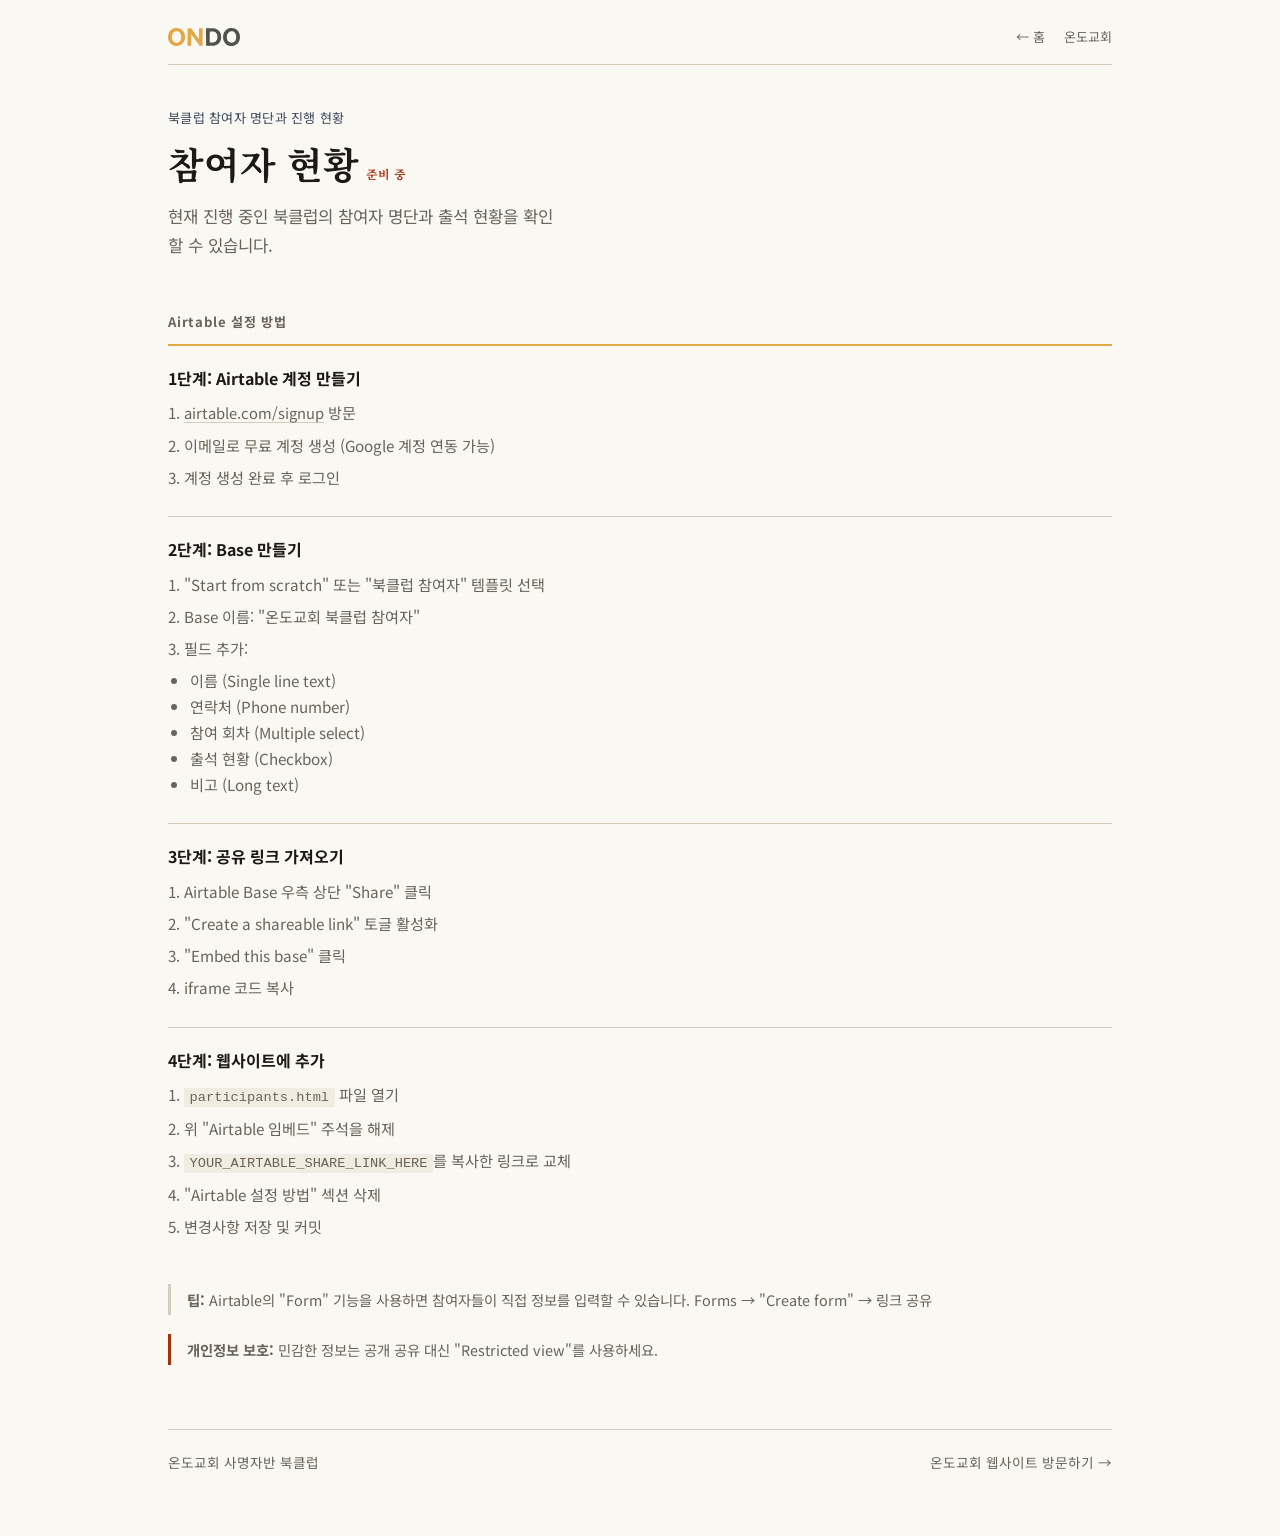
<file: docs/participants.html>
<!DOCTYPE html>
<html lang="ko">
<head>
  <meta charset="UTF-8">
  <meta name="viewport" content="width=device-width, initial-scale=1">
  <title>참여자 현황 - 온도교회 사명자반 북클럽</title>
  <link rel="preconnect" href="https://fonts.googleapis.com">
  <link rel="preconnect" href="https://fonts.gstatic.com" crossorigin>
  <link href="https://fonts.googleapis.com/css2?family=Noto+Sans+KR:wght@400;500;700&family=Noto+Serif+KR:wght@500;600;700&display=swap" rel="stylesheet">
  <link rel="stylesheet" href="styles.css?v=15">
  <link rel="icon" type="image/png" href="assets/favicon.png">
  <link rel="apple-touch-icon" href="assets/favicon.png">
</head>
<body>

  <div class="frame">

    <header class="topbar">
      <a href="index.html" class="wordmark">
        <img class="mark mark-light" src="assets/ondo-wordmark.svg" alt="" aria-hidden="true" width="1864" height="478">
        <img class="mark mark-dark" src="assets/ondo-wordmark-dark.svg" alt="" aria-hidden="true" width="1864" height="478">
        <span class="sr-only">온도교회 사명자반 북클럽</span>
      </a>
      <nav class="topnav">
        <a href="index.html">← 홈</a>
        <a href="https://www.ondochurch.org/" target="_blank">온도교회</a>
      </nav>
    </header>

    <p class="kicker">북클럽 참여자 명단과 진행 현황</p>
    <h1 class="page-title">참여자 현황<span class="pending">준비 중</span></h1>
    <p class="lede">현재 진행 중인 북클럽의 참여자 명단과 출석 현황을 확인할 수 있습니다.</p>


    <!-- Airtable 임베드 — 설정을 마치면 아래 주석을 해제하고 "Airtable 설정 방법" 섹션을 삭제하세요.
    <iframe class="embed-box" src="YOUR_AIRTABLE_SHARE_LINK_HERE" width="100%" height="750" frameborder="0" title="북클럽 참여자 현황"></iframe>
    -->

    <section class="section">
      <h2>Airtable 설정 방법</h2>

      <div class="setup-step">
        <h3>1단계: Airtable 계정 만들기</h3>
        <p>1. <a href="https://airtable.com/signup" target="_blank" class="link-quiet">airtable.com/signup</a> 방문</p>
        <p>2. 이메일로 무료 계정 생성 (Google 계정 연동 가능)</p>
        <p>3. 계정 생성 완료 후 로그인</p>
      </div>

      <div class="setup-step">
        <h3>2단계: Base 만들기</h3>
        <p>1. "Start from scratch" 또는 "북클럽 참여자" 템플릿 선택</p>
        <p>2. Base 이름: "온도교회 북클럽 참여자"</p>
        <p>3. 필드 추가:</p>
        <ul>
          <li>이름 (Single line text)</li>
          <li>연락처 (Phone number)</li>
          <li>참여 회차 (Multiple select)</li>
          <li>출석 현황 (Checkbox)</li>
          <li>비고 (Long text)</li>
        </ul>
      </div>

      <div class="setup-step">
        <h3>3단계: 공유 링크 가져오기</h3>
        <p>1. Airtable Base 우측 상단 "Share" 클릭</p>
        <p>2. "Create a shareable link" 토글 활성화</p>
        <p>3. "Embed this base" 클릭</p>
        <p>4. iframe 코드 복사</p>
      </div>

      <div class="setup-step">
        <h3>4단계: 웹사이트에 추가</h3>
        <p>1. <code>participants.html</code> 파일 열기</p>
        <p>2. 위 "Airtable 임베드" 주석을 해제</p>
        <p>3. <code>YOUR_AIRTABLE_SHARE_LINK_HERE</code>를 복사한 링크로 교체</p>
        <p>4. "Airtable 설정 방법" 섹션 삭제</p>
        <p>5. 변경사항 저장 및 커밋</p>
      </div>

      <p class="setup-note">
        <strong>팁:</strong> Airtable의 "Form" 기능을 사용하면 참여자들이 직접 정보를 입력할 수 있습니다.
        Forms → "Create form" → 링크 공유
      </p>

      <p class="setup-note warn">
        <strong>개인정보 보호:</strong> 민감한 정보는 공개 공유 대신 "Restricted view"를 사용하세요.
      </p>
    </section>

    <footer>
      <span>온도교회 사명자반 북클럽</span>
      <a href="https://www.ondochurch.org/" target="_blank">온도교회 웹사이트 방문하기 →</a>
    </footer>

  </div>

</body>
</html>
</file>
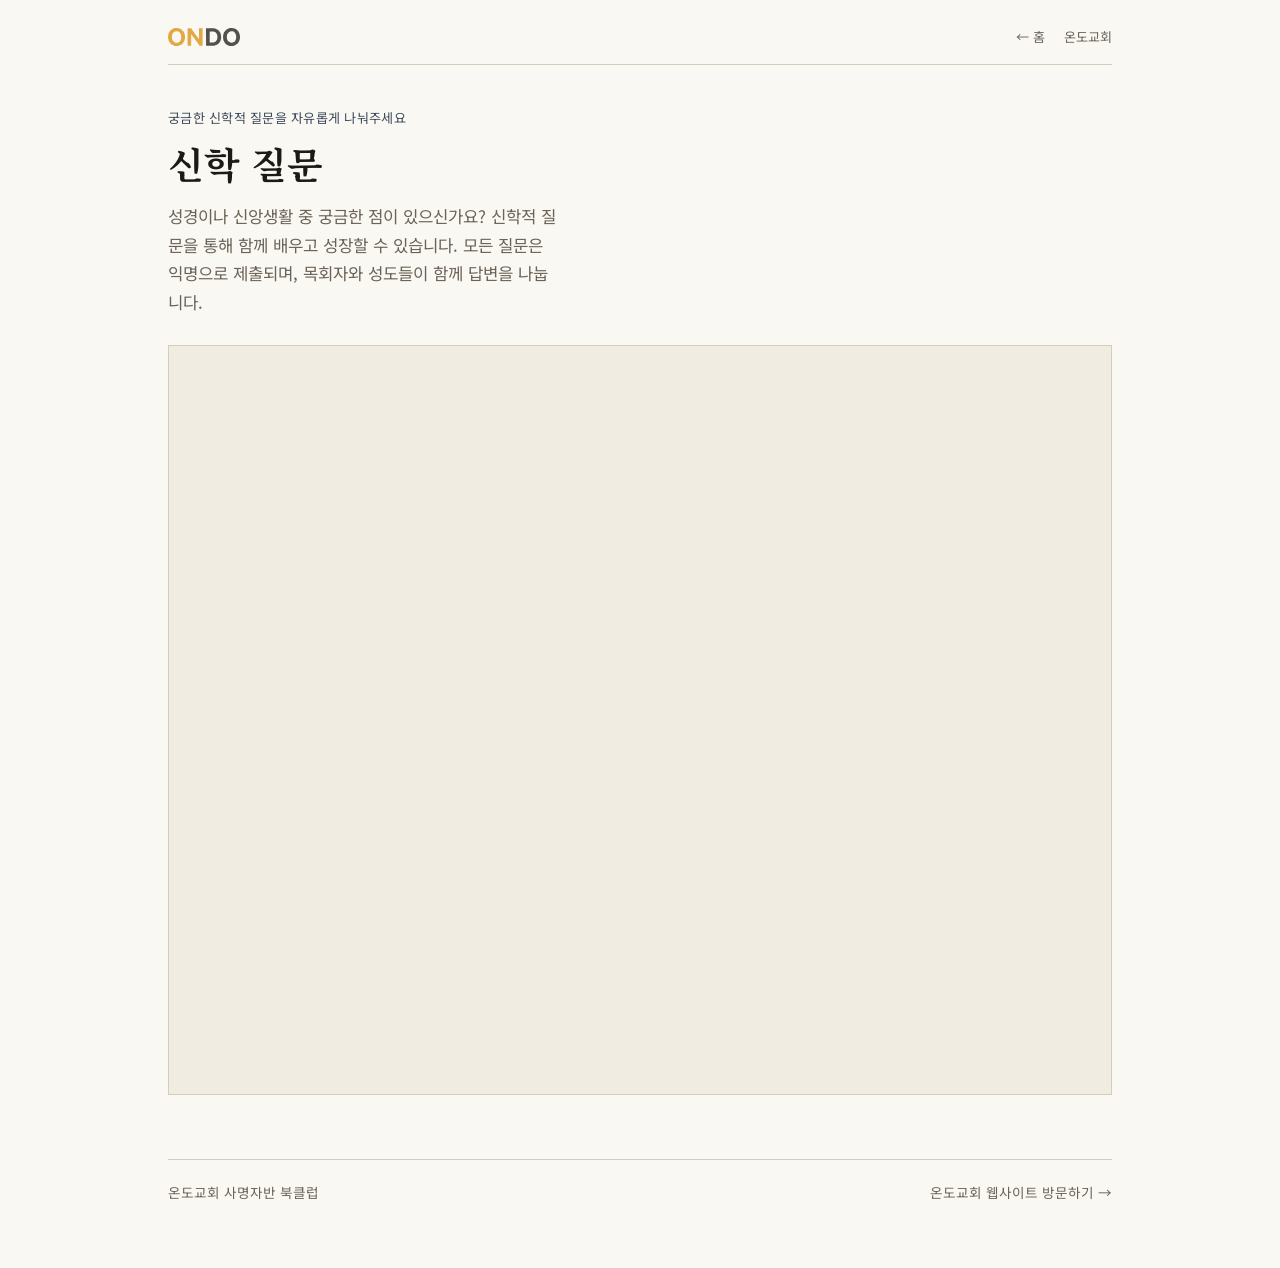
<file: docs/questions.html>
<!DOCTYPE html>
<html lang="ko">
<head>
  <meta charset="UTF-8">
  <meta name="viewport" content="width=device-width, initial-scale=1">
  <title>신학 질문 - 온도교회 사명자반 북클럽</title>
  <link rel="preconnect" href="https://fonts.googleapis.com">
  <link rel="preconnect" href="https://fonts.gstatic.com" crossorigin>
  <link href="https://fonts.googleapis.com/css2?family=Noto+Sans+KR:wght@400;500;700&family=Noto+Serif+KR:wght@500;600;700&display=swap" rel="stylesheet">
  <link rel="stylesheet" href="styles.css?v=15">
  <link rel="icon" type="image/png" href="assets/favicon.png">
  <link rel="apple-touch-icon" href="assets/favicon.png">
</head>
<body>

  <div class="frame">

    <header class="topbar">
      <a href="index.html" class="wordmark">
        <img class="mark mark-light" src="assets/ondo-wordmark.svg" alt="" aria-hidden="true" width="1864" height="478">
        <img class="mark mark-dark" src="assets/ondo-wordmark-dark.svg" alt="" aria-hidden="true" width="1864" height="478">
        <span class="sr-only">온도교회 사명자반 북클럽</span>
      </a>
      <nav class="topnav">
        <a href="index.html">← 홈</a>
        <a href="https://www.ondochurch.org/" target="_blank">온도교회</a>
      </nav>
    </header>

    <p class="kicker">궁금한 신학적 질문을 자유롭게 나눠주세요</p>
    <h1 class="page-title">신학 질문</h1>
    <p class="lede">
    성경이나 신앙생활 중 궁금한 점이 있으신가요? 신학적 질문을 통해 함께 배우고 성장할 수 있습니다.
    모든 질문은 익명으로 제출되며, 목회자와 성도들이 함께 답변을 나눕니다.
    </p>


    <iframe class="embed-box" src="https://airtable.com/embed/appxRgGEofXXhauGg/pagifVa52SXhG8tnm/form" width="100%" height="750" frameborder="0" scrolling="no" title="신학 질문 제출 양식"></iframe>

    <footer>
      <span>온도교회 사명자반 북클럽</span>
      <a href="https://www.ondochurch.org/" target="_blank">온도교회 웹사이트 방문하기 →</a>
    </footer>

  </div>

</body>
</html>
</file>
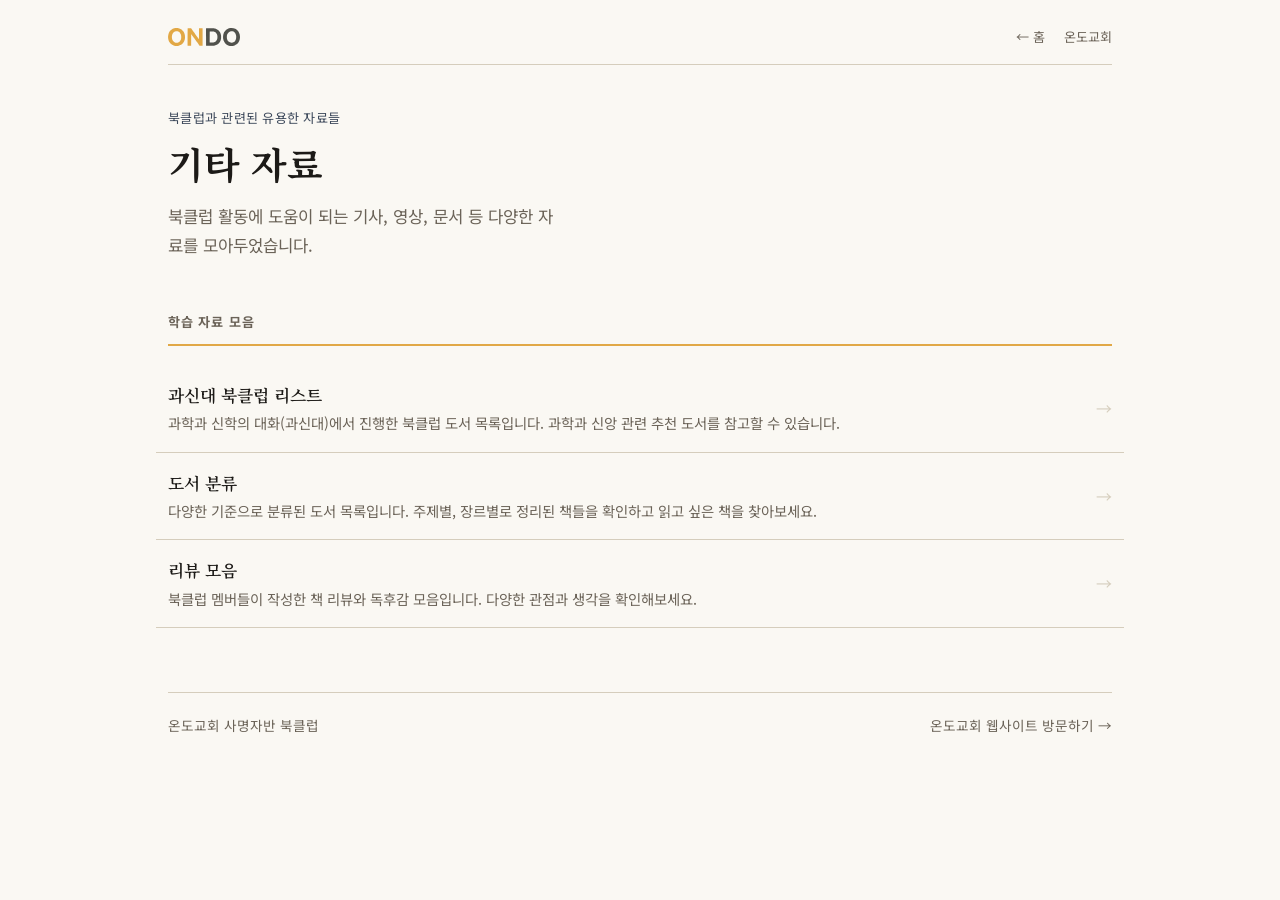
<file: docs/resources.html>
<!DOCTYPE html>
<html lang="ko">
<head>
  <meta charset="UTF-8">
  <meta name="viewport" content="width=device-width, initial-scale=1">
  <title>기타 자료 - 온도교회 사명자반 북클럽</title>
  <link rel="preconnect" href="https://fonts.googleapis.com">
  <link rel="preconnect" href="https://fonts.gstatic.com" crossorigin>
  <link href="https://fonts.googleapis.com/css2?family=Noto+Sans+KR:wght@400;500;700&family=Noto+Serif+KR:wght@500;600;700&display=swap" rel="stylesheet">
  <link rel="stylesheet" href="styles.css?v=15">
  <link rel="icon" type="image/png" href="assets/favicon.png">
  <link rel="apple-touch-icon" href="assets/favicon.png">
</head>
<body>

  <div class="frame">

    <header class="topbar">
      <a href="index.html" class="wordmark">
        <img class="mark mark-light" src="assets/ondo-wordmark.svg" alt="" aria-hidden="true" width="1864" height="478">
        <img class="mark mark-dark" src="assets/ondo-wordmark-dark.svg" alt="" aria-hidden="true" width="1864" height="478">
        <span class="sr-only">온도교회 사명자반 북클럽</span>
      </a>
      <nav class="topnav">
        <a href="index.html">← 홈</a>
        <a href="https://www.ondochurch.org/" target="_blank">온도교회</a>
      </nav>
    </header>

    <p class="kicker">북클럽과 관련된 유용한 자료들</p>
    <h1 class="page-title">기타 자료</h1>
    <p class="lede">북클럽 활동에 도움이 되는 기사, 영상, 문서 등 다양한 자료를 모아두었습니다.</p>


    <section class="section">
      <h2>학습 자료 모음</h2>

      <a href="https://docs.google.com/spreadsheets/d/1bBgOcH7jx9cQUv6QhBSgOnflz602X_iqrIPZC6VWjl8/edit?gid=1497153805#gid=1497153805" target="_blank" class="index-row">
        <span>
          <span class="label">과신대 북클럽 리스트</span>
          <span class="desc">과학과 신학의 대화(과신대)에서 진행한 북클럽 도서 목록입니다. 과학과 신앙 관련 추천 도서를 참고할 수 있습니다.</span>
        </span>
        <span class="arrow">→</span>
      </a>

      <a href="https://docs.google.com/spreadsheets/d/1qHB87MSZ-lSdfO15DajQA-chjqVpk2EUks-GdqO2MGM/edit?gid=0#gid=0" target="_blank" class="index-row">
        <span>
          <span class="label">도서 분류</span>
          <span class="desc">다양한 기준으로 분류된 도서 목록입니다. 주제별, 장르별로 정리된 책들을 확인하고 읽고 싶은 책을 찾아보세요.</span>
        </span>
        <span class="arrow">→</span>
      </a>

      <a href="https://docs.google.com/spreadsheets/d/155rDwAbaSzpbvmnBpevi1W5oNn6q-rXSnpHHB2kOFLM/edit?gid=0#gid=0" target="_blank" class="index-row">
        <span>
          <span class="label">리뷰 모음</span>
          <span class="desc">북클럽 멤버들이 작성한 책 리뷰와 독후감 모음입니다. 다양한 관점과 생각을 확인해보세요.</span>
        </span>
        <span class="arrow">→</span>
      </a>
    </section>

    <footer>
      <span>온도교회 사명자반 북클럽</span>
      <a href="https://www.ondochurch.org/" target="_blank">온도교회 웹사이트 방문하기 →</a>
    </footer>

  </div>

</body>
</html>
</file>
<file: docs/styles.css>
/* 온도교회 사명자반 북클럽 — 공유 스타일
   주인공은 책 표지. 제목은 세리프(Noto Serif KR), 본문·라벨은 산세리프(Noto Sans KR).
   한글에는 이탤릭을 쓰지 않는다(한글 폰트에 진짜 이탤릭이 없어 브라우저가 억지로 기울임). */

:root {
  --paper:   #faf8f3;  /* 배경 */
  --paper-2: #f1ece1;  /* 살짝 떠 있는 면 (호버, 표지 placeholder) */
  --ink:     #1c1a17;  /* 본문 */
  --muted:   #6b6358;  /* 보조 텍스트 */
  --rule:    #d5cdbc;  /* 구분선 */
  --accent:  #a6300e;  /* 이번 학기 · 신청 · 진행 중 */
  --accent-2:#3e4a5c;  /* 완료 · 정보 */
  --brand:   #e1a846;  /* 온도교회 로고 골드 — 선(border)에만. 글자에 쓰면 대비 부족 */
  --youth:   #1d74e7;  /* 유스그룹 — 밝은 파랑 */
  --shadow:  0 2px 6px rgba(28, 26, 23, 0.10);

  --serif: 'Noto Serif KR', Georgia, serif;
  --sans:  'Noto Sans KR', -apple-system, BlinkMacSystemFont, 'Apple SD Gothic Neo', sans-serif;
}

@media (prefers-color-scheme: dark) {
  :root:not([data-theme="light"]) {
    --paper:   #16140f;
    --paper-2: #1f1c16;
    --ink:     #f0ece2;
    --muted:   #a89f8f;
    --rule:    #3a352b;
    --accent:  #e8836a;
    --accent-2:#9db2cc;
    --brand:   #e8b45c;
    --youth:   #58a6ff;
    --shadow:  0 2px 8px rgba(0, 0, 0, 0.45);
  }
}

:root[data-theme="dark"] {
  --paper:   #16140f;
  --paper-2: #1f1c16;
  --ink:     #f0ece2;
  --muted:   #a89f8f;
  --rule:    #3a352b;
  --accent:  #e8836a;
  --accent-2:#9db2cc;
  --brand:   #e8b45c;
  --youth:   #58a6ff;
  --shadow:  0 2px 8px rgba(0, 0, 0, 0.45);
}

* { box-sizing: border-box; }

html {
  font-size: 100%;          /* 사용자 글자 크기 설정을 존중 */
  background: var(--paper);
}

body {
  margin: 0;
  background: var(--paper);
  color: var(--ink);
  font-family: var(--sans);
  font-size: 1rem;
  line-height: 1.7;
  -webkit-font-smoothing: antialiased;
}

a { color: inherit; }
img { max-width: 100%; display: block; }

/* ---------- frame ---------- */
.frame {
  max-width: 62rem;
  margin: 0 auto;
  padding: 0 1.5rem 4rem;
}

/* ---------- 페이지 머리 ----------
   따로 로고 바를 두지 않는다. 제목이 페이지 맨 위에 오고
   바깥 링크(온도교회 로고 · YouTube)는 그 오른쪽에 붙는다. */
/* 랜딩 상단. 교회 워드마크가 맨 위 한 줄을 차지하고, 그 아래 제목 블록이 온다.
   워드마크는 "ONDO"(교회 브랜드)라 아래 h1("온도교회 사명자반 북클럽")과 글자가 겹쳐 보이지
   않는다 — 예전 로고 바를 뺐던 이유(제목과 사이트 이름이 중복)가 여기선 해당하지 않는다. */
.pagehead {
  padding-top: 2.4rem;
  margin-bottom: 3rem;
}

.pagehead-top {
  display: flex;
  align-items: center;
  justify-content: space-between;
  gap: 0.8rem 1.5rem;
  flex-wrap: wrap;
  margin-bottom: 2.6rem;
}

.pagehead-main { min-width: 0; }

.pagehead-links {
  display: flex;
  align-items: center;
  gap: 1.1rem;
  flex: none;
  font-size: 0.82rem;
  color: var(--muted);
}
.pagehead-links a { text-decoration: none; }
.pagehead-links a:hover { color: var(--accent); }

/* 화면에서는 감추고 스크린리더에는 남긴다 —
   로고 이미지가 장식이라 이 이름이 없으면 링크를 읽어줄 방법이 없다 */
.sr-only {
  position: absolute;
  width: 1px;
  height: 1px;
  padding: 0;
  margin: -1px;
  overflow: hidden;
  clip-path: inset(50%);
  white-space: nowrap;
  border: 0;
}

/* ---------- 로고 바 (하위 페이지) ----------
   랜딩만 제목을 맨 위로 올렸고, 나머지 페이지는 이 바를 그대로 쓴다. */
.topbar {
  display: flex;
  align-items: center;
  justify-content: space-between;
  gap: 1rem;
  flex-wrap: wrap;
  padding: 1.6rem 0 1rem;
  border-bottom: 1px solid var(--rule);
  margin-bottom: 2.6rem;
}

/* 랜딩과 같은 ONDO 워드마크를 쓰되 한 단계 작게 —
   하위 페이지에서는 로고가 주인공이 아니라 돌아가는 링크다 (랜딩은 1.75rem) */
.wordmark { display: inline-flex; align-items: center; }
.wordmark .mark { height: 1.15rem; width: auto; flex: none; }

.topnav {
  display: flex;
  gap: 1.2rem;
  font-size: 0.82rem;
  color: var(--muted);
}
.topnav a { text-decoration: none; }
.topnav a:hover { color: var(--accent); }

/* 온도교회 워드마크 (랜딩 최상단). YouTube 채널의 공식 로고를 벡터로 추적한 SVG다. */
.church-mark { display: inline-flex; align-items: center; }
.church-mark .mark { height: 1.75rem; width: auto; flex: none; }

/* 로고의 어두운 부분(워드마크의 "DO", 하위 페이지 마크의 "온")은 차콜이라 어두운 배경에서 묻힌다.
   밝은 잉크색으로 칠한 -dark 파일을 테마에 따라 바꿔 끼운다. 금색 부분은 양쪽 다 잘 보여 그대로 둔다.
   랜딩의 ONDO 워드마크(SVG)와 하위 페이지의 마크(PNG)가 이 규칙을 함께 쓴다.
   SVG 안에서 currentColor를 쓰면 안 된다 — <img>로 불러온 SVG는 별도 문서라 페이지 색을 못 물려받는다. */
.mark-dark { display: none; }

@media (prefers-color-scheme: dark) {
  :root:not([data-theme="light"]) .mark-light { display: none; }
  :root:not([data-theme="light"]) .mark-dark { display: block; }
}
:root[data-theme="dark"] .mark-light { display: none; }
:root[data-theme="dark"] .mark-dark { display: block; }

@media (max-width: 40rem) {
  .pagehead-top { margin-bottom: 2rem; }
  .church-mark .mark { height: 1.5rem; }
}

/* ---------- 제목 영역 ---------- */
.kicker {
  font-size: 0.82rem;
  letter-spacing: 0.02em;
  color: var(--accent-2);
  margin: 0 0 0.7rem;
}

h1.hero-title {
  font-family: var(--serif);
  font-size: clamp(2rem, 5vw, 2.9rem);
  font-weight: 700;
  line-height: 1.3;
  letter-spacing: -0.01em;
  margin: 0 0 0.9rem;
  text-wrap: balance;
}

h1.page-title {
  font-family: var(--serif);
  font-size: clamp(1.7rem, 4vw, 2.3rem);
  font-weight: 700;
  line-height: 1.3;
  margin: 0 0 0.9rem;
  text-wrap: balance;
}

.lede {
  font-size: 1.05rem;
  color: var(--muted);
  max-width: 44ch;
  margin: 0 0 1.8rem;
  text-wrap: pretty;
}

.eyebrow {
  font-size: 0.85rem;
  color: var(--muted);
  margin: 0 0 0.4rem;
}

/* ---------- buttons & links ---------- */
.btn {
  display: inline-block;
  background: var(--accent);
  color: var(--paper);
  font-family: var(--sans);
  font-size: 0.95rem;
  font-weight: 700;
  text-decoration: none;
  padding: 0.85rem 1.5rem;
  border: none;
  cursor: pointer;
  transition: background 0.12s ease;
}
.btn:hover { background: color-mix(in srgb, var(--accent) 80%, black); }
.btn:active { background: color-mix(in srgb, var(--accent) 68%, black); }

/* 신청 기간이 아닐 때. 보이되 누를 수 없다 */
.btn-off {
  background: var(--paper-2);
  color: var(--muted);
  border: 1px solid var(--rule);
  cursor: default;
  pointer-events: none;
}
.btn-off:hover { background: var(--paper-2); }

.link-quiet {
  font-size: 0.92rem;
  color: var(--muted);
  text-decoration: underline;
  text-decoration-color: var(--rule);
  text-underline-offset: 0.2em;
}
.link-quiet:hover { color: var(--accent); text-decoration-color: currentColor; }

.hero-actions {
  display: flex;
  align-items: center;
  gap: 1.4rem;
  flex-wrap: wrap;
}

/* ---------- section ---------- */
.section { margin-top: 3.2rem; }

.section h2 {
  font-size: 0.82rem;
  font-weight: 700;
  letter-spacing: 0.06em;
  color: var(--muted);
  margin: 0 0 1.2rem;
  padding-bottom: 0.7rem;
  border-bottom: 2px solid var(--brand);
}

.section-note {
  font-size: 0.9rem;
  color: var(--muted);
  margin: -0.4rem 0 1.4rem;
}

/* ---------- 표지 그리드 (홈 · 신청 페이지 · 과거 도서) ---------- */
.cover-grid {
  display: grid;
  grid-template-columns: repeat(5, 1fr);
  gap: 1.6rem 1.1rem;
  margin-bottom: 2rem;
}

/* 책ID가 있으면 <a>로 렌더링되어 토론 기록 페이지로 이어진다 */
.cover-card {
  display: block;
  text-decoration: none;
  color: inherit;
  position: relative; /* .new-badge 기준점 */
}

/* 새 학기 책 표시. 별 모양은 직접 생성한 도형이고 글자는 진짜 <text>라
   외부 아이콘 라이선스나 저작자 표시 의무가 없다.

   .shot은 hover 때 rotateY(180deg)로 뒤집히는 면이라 배지를 그 안에 두면 같이 돌아가
   거울상이 되거나 뒷면으로 숨는다. 그래서 .shot의 형제로 두고 카드 기준으로 얹는다.

   바탕 상자를 두지 않고 별 모양 자체를 배지로 쓴다. 대신 표지 그림에 묻히지 않도록
   --paper 색 드롭섀도를 두 겹 둘러 테두리처럼 보이게 했다 (밝은 표지·어두운 표지 양쪽 대응).
   1.75rem 아래로 줄이지 말 것 — NEW 글자가 뭉개진다. */
.new-badge {
  position: absolute;
  top: -0.45rem;
  right: -0.45rem;
  z-index: 2;
  width: 1.9rem;
  height: 1.9rem;
  color: var(--accent);
  filter:
    drop-shadow(0 0 1.5px var(--paper))
    drop-shadow(0 0 1.5px var(--paper))
    drop-shadow(0 1px 2px rgba(0, 0, 0, 0.4));
}

.new-badge svg { width: 100%; height: 100%; display: block; }

/* 글자 굵기·크기는 여기서 조절한다. viewBox가 0 0 100 100이라 px 값이 곧 도형 좌표다.
   700은 이미 불러오는 웨이트라 폰트를 더 받지 않는다. 더 키우면 별 안쪽 테두리에 닿는다. */
.new-badge text {
  font-family: var(--sans);
  font-weight: 700;
  font-size: 27px;
  letter-spacing: 0.5px;
  fill: var(--paper);
}

/* 유스 도서 표시. 제비꼬리 모양 책갈피 리본으로 좌측 상단에 배치한다.
   우측 상단의 .new-badge와 겹치지 않고 반대편 모서리에 위치한다.
   .shot의 형제로 두어 3D 회전 시 뒤집히지 않는다. */
.youth-badge {
  position: absolute;
  top: -0.3rem;
  left: 0.35rem;
  z-index: 2;
  width: 1.55rem;
  height: 1.85rem;
  color: var(--youth);
  pointer-events: none;
  filter:
    drop-shadow(0 0 1.5px var(--paper))
    drop-shadow(0 0 1.5px var(--paper))
    drop-shadow(0 1px 2px rgba(0, 0, 0, 0.35));
}

.youth-badge svg { width: 100%; height: 100%; display: block; }

.youth-badge text {
  font-family: var(--sans);
  font-weight: 700;
  font-size: 15px;
  letter-spacing: 0.5px;
  fill: var(--paper);
}

.youth-badge.is-en text {
  font-size: 9.5px;
  letter-spacing: 0.3px;
}

/* 진행중 도서 표시. 제비꼬리 모양 책갈피 리본으로 우측 상단에 배치한다.
   좌측 상단의 .youth-badge와 충돌하지 않고, 준비중 도서의 .new-badge를 대체한다.
   .shot의 형제로 두어 3D 회전 시 뒤집히지 않는다. */
.progress-badge {
  position: absolute;
  top: -0.3rem;
  right: 0.35rem;
  z-index: 2;
  width: 1.65rem;
  height: 1.95rem;
  color: var(--accent);
  pointer-events: none;
  filter:
    drop-shadow(0 0 1.5px var(--paper))
    drop-shadow(0 0 1.5px var(--paper))
    drop-shadow(0 1px 2px rgba(0, 0, 0, 0.35));
}

.progress-badge svg { width: 100%; height: 100%; display: block; }

.progress-badge text {
  font-family: var(--sans);
  font-weight: 700;
  font-size: 11.5px;
  letter-spacing: -0.4px;
  fill: var(--paper);
}

.progress-badge.is-en text {
  font-size: 8px;
  letter-spacing: 0.2px;
}

.cover-card .shot {
  box-shadow: var(--shadow);
  background: var(--paper-2);
  aspect-ratio: 2 / 3;
  display: flex;
  align-items: center;
  justify-content: center;
}

a.cover-card:hover .t { color: var(--accent); }
.cover-card .shot img { width: 100%; height: 100%; object-fit: cover; }

/* 시트에 표지 URL이 없을 때 제목 첫 글자로 대신한다 */
.cover-card .no-cover {
  font-family: var(--serif);
  font-size: 1.6rem;
  font-weight: 600;
  color: var(--muted);
}

/* 한국판·영문판이 둘 다 있을 때: hover하면 카드가 가운데 축으로 회전해 다른 판이 나온다.
   우선판은 페이지 언어(<html lang>)가 정한다 — bookclub-data.js의 localizedPair() 참고.
   터치 기기에는 hover가 없으므로 우선판이 그대로 남는다. */

/* 원근은 회전하는 요소가 아니라 그 부모에 걸어야 한다 */
.cover-card,
.book-entry,
.book-head { perspective: 1000px; }

.cover-card .shot,
.book-cover,
.book-head .cover {
  position: relative;
  transform-style: preserve-3d;
  transition: transform 0.55s cubic-bezier(0.4, 0.05, 0.2, 1);
  /* overflow:hidden은 preserve-3d를 깨뜨린다. 잘라내기는 object-fit이 이미 한다 */
}

/* 뒷면(.alt-cover)이 있을 때만 돌린다. 영문판이 없는 책은 그대로 있어야 한다 */
.cover-card:hover .shot:has(.alt-cover),
.book-entry:hover .book-cover:has(.alt-cover),
.book-head .cover:has(.alt-cover):hover { transform: rotateY(180deg); }

/* 앞면: 흐름에 남아 컨테이너 높이를 만든다 (book.html 표지는 높이가 이미지에 달려 있음) */
.primary-cover { position: relative; backface-visibility: hidden; }

/* 뒷면: 같은 자리에 미리 180도 돌려 둔다 — 카드가 뒤집히면 정면으로 온다 */
.alt-cover {
  position: absolute;
  inset: 0;
  width: 100%;
  height: 100%;
  object-fit: cover;
  backface-visibility: hidden;
  transform: rotateY(180deg);
}

/* 제목·저자도 같이 바뀐다 (표지만 영문인데 글자는 한글이면 어긋나 보인다).
   두 벌을 같은 칸에 포개므로 칸 높이는 둘 중 긴 쪽이 된다.
   표지 카드는 제목+저자를 한 덩어리로 묶어서(.meta) 그 여유가 카드 맨 아래로 가고,
   목록은 넓어서 두 언어 다 한 줄이라 차이가 안 생긴다. */
.book-main h3,
.book-main .book-meta { display: grid; }

.book-main h3 > .txt-primary,
.book-main h3 > .txt-alt,
.book-main .book-meta > .txt-primary,
.book-main .book-meta > .txt-alt { grid-area: 1 / 1; }

.txt-primary,
.txt-alt { transition: opacity 0.2s ease; }

/* 자리는 유지한 채 숨긴다 (display:none이면 칸 높이가 무너진다) */
.txt-alt { visibility: hidden; opacity: 0; }

.cover-card:hover .txt-primary,
.book-entry:hover .txt-primary { visibility: hidden; opacity: 0; }

.cover-card:hover .txt-alt,
.book-entry:hover .txt-alt { visibility: visible; opacity: 1; }

/* 제목+저자는 한 덩어리(.meta). 두 판이 있으면 그 덩어리째 겹쳐 전환한다 */
.cover-card .meta {
  display: grid;
  margin-top: 0.7rem;
}

.cover-card .meta > .txt-primary,
.cover-card .meta > .txt-alt { grid-area: 1 / 1; }

.cover-card .t {
  display: block;
  font-family: var(--serif);
  font-size: 0.88rem;
  font-weight: 600;
  line-height: 1.4;
  text-wrap: pretty;
}

.cover-card .a {
  display: block;
  font-size: 0.78rem;
  color: var(--muted);
  margin-top: 0.15rem;
}

@media (max-width: 52rem) {
  .cover-grid { grid-template-columns: repeat(3, 1fr); gap: 1.4rem 1rem; }
}
@media (max-width: 34rem) {
  .cover-grid { grid-template-columns: repeat(2, 1fr); gap: 1.2rem 0.8rem; }
}

/* 홈에서는 한 줄짜리 책장으로 — 표지가 세로를 다 먹으면 아래 메뉴가 안 보인다.
   .cover-grid보다 구체적이라 위 미디어쿼리에 덮이지 않는다. */
.cover-grid.shelf {
  grid-template-columns: repeat(8, 1fr);
  gap: 1rem 0.8rem;
}
.cover-grid.shelf .meta,
.shelf-row .meta { margin-top: 0.5rem; }
.cover-grid.shelf .t,
.shelf-row .t { font-size: 0.68rem; line-height: 1.4; }
.cover-grid.shelf .a,
.shelf-row .a { font-size: 0.64rem; }

@media (max-width: 52rem) {
  .cover-grid.shelf { grid-template-columns: repeat(4, 1fr); }
}
@media (max-width: 30rem) {
  .cover-grid.shelf { grid-template-columns: repeat(3, 1fr); }
}

/* ---------- 학기 연속 책장 (홈) ----------
   학기마다 그리드를 따로 두면 4~7권짜리 학기는 8칸 중 절반이 비어 오른쪽이 크게 남았다.
   그래서 학기 경계에서 줄을 끊지 않고 책을 이어서 채우고, 학기 표시는 카드 줄 위에
   같은 트랙을 쓰는 별도 "레인"에 올린다.

   라벨을 카드와 같은 그리드에 넣으면 auto-placement가 "다음 빈 칸"에 기계적으로 밀어 넣어
   앞 학기 줄 끝에 붙어버린다(예전 시도). 카드 안 흐름에 넣으면 그 카드만 키가 커진다(그다음 시도).
   레인을 분리하고 grid-column으로 명시 배치하면 두 문제가 구조적으로 생기지 않는다. */
.shelf-stream {
  --cols: 8;
  /* 한 줄 안에서 학기가 바뀌는 지점에 끼우는 빈 트랙. fr이라 커버 폭에 비례한다.
     0으로 두면 학기 구분 여백이 사라진다. */
  --sem-gap: 0.333fr;
  margin-bottom: 2rem;
}

@media (max-width: 52rem) { .shelf-stream { --cols: 4; } }
@media (max-width: 30rem) { .shelf-stream { --cols: 3; --sem-gap: 0.25fr; } }

/* grid-template-columns는 줄마다 다르므로(여백 트랙 위치가 다름) JS가 인라인으로 넣는다.
   레인과 카드 줄에 똑같은 값이 들어가 라벨이 카드 x위치에 정확히 맞는다. */
.shelf-lane,
.shelf-row {
  display: grid;
  gap: 1rem 0.8rem;
}

/* 라벨을 아래로 정렬 — 세그먼트가 좁아 제목이 두 줄로 감겨도
   밑줄은 그 레인의 모든 세그먼트에서 같은 높이에 놓인다 */
.shelf-lane { align-items: end; margin-bottom: 1.2rem; }
.shelf-row { margin-bottom: 2.2rem; }
.shelf-row:last-child { margin-bottom: 0; }

/* .section h2와 같은 생김새 — 학기 표시는 현행 유지가 요구사항이다.
   달라지는 건 폭뿐이고, 태그·뱃지로 바꾸지 않는다. */
.shelf-seg {
  font-size: 0.82rem;
  font-weight: 700;
  letter-spacing: 0.06em;
  color: var(--muted);
  margin: 0;
  padding-bottom: 0.7rem;
  border-bottom: 2px solid var(--brand);
  min-width: 0;              /* 트랙이 글자보다 좁아질 수 있게 */
  overflow-wrap: anywhere;   /* 좁은 세그먼트에서 넘치지 않게 */
}

/* 학기 연속 책장 끝 — 2025년 이전 아카이브 연결 */
.shelf-tail {
  margin-top: 2rem;
  padding-top: 1.2rem;
  border-top: 1px solid var(--rule);
  display: flex;
  align-items: center;
  justify-content: space-between;
  gap: 1rem;
  flex-wrap: wrap;
}
.shelf-tail-note {
  font-size: 0.88rem;
  color: var(--muted);
}

/* ---------- 목록형 링크 (둘러보기 · 기타 자료) ---------- */
.index-row {
  display: flex;
  align-items: center;
  justify-content: space-between;
  gap: 1rem;
  padding: 1rem 0.75rem;
  margin-inline: -0.75rem;
  border-bottom: 1px solid var(--rule);
  text-decoration: none;
  color: var(--ink);
  transition: background 0.12s ease;
}
.index-row:hover { background: var(--paper-2); }

.index-row .label {
  font-family: var(--serif);
  font-size: 1.05rem;
  font-weight: 600;
  display: block;
}
.index-row .desc {
  font-size: 0.9rem;
  color: var(--muted);
  display: block;
  margin-top: 0.1rem;
}
.index-row:hover .label { color: var(--accent); }

.index-row .arrow {
  flex: none;
  color: var(--rule);
  transition: transform 0.12s ease, color 0.12s ease;
}
.index-row:hover .arrow { color: var(--accent); transform: translateX(0.2rem); }

.pending {
  font-size: 0.75rem;
  font-weight: 700;
  color: var(--accent);
  margin-left: 0.45rem;
}

/* 앞세우는 두 항목. 크기와 채운 면으로만 위계를 주고,
   색 띠나 그림자 카드는 쓰지 않는다. */
.feature-grid {
  display: grid;
  grid-template-columns: repeat(2, 1fr);
  gap: 1.2rem;
  margin-bottom: 1.8rem;
}

.feature-card {
  display: flex;
  flex-direction: column;
  gap: 0.35rem;
  padding: 1.3rem 1.4rem;
  background: var(--paper-2);
  border: 1px solid var(--rule);
  text-decoration: none;
  color: var(--ink);
  transition: border-color 0.12s ease;
}
.feature-card:hover { border-color: var(--accent); }

.feature-card .label {
  font-family: var(--serif);
  font-size: 1.3rem;
  font-weight: 700;
  line-height: 1.35;
}
.feature-card:hover .label { color: var(--accent); }

.feature-card .desc { flex: 1; font-size: 0.92rem; color: var(--muted); }

.feature-card .arrow {
  align-self: flex-end;
  color: var(--rule);
  transition: transform 0.12s ease, color 0.12s ease;
}
.feature-card:hover .arrow { color: var(--accent); transform: translateX(0.2rem); }

@media (max-width: 40rem) {
  .feature-grid { grid-template-columns: 1fr; }
}

/* ---------- 연도 탭 (summary.html) ---------- */
.tabs-container { border-bottom: 1px solid var(--rule); }
.tabs { display: flex; gap: 1.4rem; flex-wrap: wrap; }

.tab-button {
  background: none;
  border: none;
  border-bottom: 2px solid transparent;
  margin-bottom: -1px;
  padding: 0 0 0.7rem;
  font-family: var(--sans);
  font-size: 0.95rem;
  color: var(--muted);
  cursor: pointer;
}
.tab-button:hover { color: var(--ink); }
.tab-button.active {
  color: var(--ink);
  font-weight: 700;
  border-bottom-color: var(--brand);
}

.tab-content { display: none; }
.tab-content.active { display: block; }

/* ---------- 읽은 책 목록 (summary.html) ---------- */
.book-entry {
  display: grid;
  grid-template-columns: 5rem 1fr;
  gap: 1.4rem;
  padding: 1.5rem 0.75rem;
  margin-inline: -0.75rem;
  border-bottom: 1px solid var(--rule);
  text-decoration: none;
  color: var(--ink);
  transition: background 0.12s ease;
}
.book-entry:hover { background: var(--paper-2); }

.book-cover {
  width: 5rem;
  aspect-ratio: 2 / 3;
  background: var(--paper-2);
  box-shadow: var(--shadow);
  display: flex;
  align-items: center;
  justify-content: center;
  font-family: var(--serif);
  font-size: 1.4rem;
  color: var(--muted);
}
.book-cover img { width: 100%; height: 100%; object-fit: cover; }

.book-main h3 {
  font-family: var(--serif);
  font-size: 1.2rem;
  font-weight: 700;
  margin: 0 0 0.25rem;
}
.book-entry:hover .book-main h3 { color: var(--accent); }

.book-meta {
  font-size: 0.85rem;
  color: var(--muted);
  margin: 0 0 0.5rem;
}

.book-main .desc {
  font-size: 0.95rem;
  color: var(--muted);
  margin: 0 0 0.6rem;
  text-wrap: pretty;
}

.status-row {
  display: flex;
  align-items: center;
  gap: 0.4rem;
  flex-wrap: wrap;
}

.status {
  display: inline-flex;
  align-items: center;
  font-size: 0.75rem;
  font-weight: 700;
  padding: 0.15rem 0.5rem;
  border-radius: 2px;
  border: 1px solid currentColor;
  line-height: 1.4;
}
.status-done   { color: var(--accent-2); border-color: var(--accent-2); }
.status-active { color: var(--accent); border-color: var(--accent); }
.status-upcoming {
  color: var(--muted);
  border-color: var(--rule);
}
.status-in-progress {
  color: var(--paper);
  background: var(--accent);
  border-color: var(--accent);
  gap: 0.35rem;
}
.status-in-progress::before {
  content: '';
  display: inline-block;
  width: 0.42rem;
  height: 0.42rem;
  border-radius: 50%;
  background-color: var(--paper);
  box-shadow: 0 0 3px rgba(255, 255, 255, 0.8);
  animation: pulse-dot 1.8s ease-in-out infinite;
}

@keyframes pulse-dot {
  0%, 100% { opacity: 1; transform: scale(1); }
  50% { opacity: 0.35; transform: scale(0.7); }
}

.status-youth {
  color: var(--paper);
  background: var(--youth);
  border-color: var(--youth);
}

@media (max-width: 40rem) {
  .book-entry { grid-template-columns: 4rem 1fr; gap: 1rem; }
  .book-cover { width: 4rem; }
}

/* ---------- 책 상세 (book.html) ---------- */
.book-head {
  display: flex;
  gap: 2rem;
  align-items: flex-start;
  flex-wrap: wrap;
}
.book-head .cover {
  width: 11rem;
  flex: none;
  box-shadow: var(--shadow);
  background: var(--paper-2);
}
.book-head .meta { flex: 1 1 20rem; }
.book-head .description {
  font-size: 1rem;
  color: var(--muted);
  margin: 0.8rem 0 0;
  text-wrap: pretty;
}

@media (max-width: 40rem) {
  .book-head .cover { width: 7.5rem; }
}

.section h3 {
  font-family: var(--serif);
  font-size: 1.2rem;
  font-weight: 700;
  margin: 0 0 1rem;
  padding-bottom: 0.6rem;
  border-bottom: 2px solid var(--brand);
}

.placeholder { color: var(--muted); font-size: 0.95rem; }

/* 스프레드시트에서 온 마크다운 본문 */
.prose p, .prose li { margin-bottom: 0.9rem; }
.prose ul, .prose ol { padding-left: 1.4rem; margin-bottom: 0.9rem; }
.prose blockquote {
  border-left: 3px solid var(--brand);
  padding-left: 1rem;
  margin: 1.2rem 0;
  color: var(--muted);
}
.prose code {
  font-family: ui-monospace, SFMono-Regular, monospace;
  background: var(--paper-2);
  padding: 0.1rem 0.35rem;
  font-size: 0.9em;
}
.prose pre {
  background: var(--paper-2);
  padding: 1rem;
  overflow-x: auto;
  margin-bottom: 1rem;
}
.prose pre code { background: none; padding: 0; }

/* ---------- 설정 안내 (participants.html) ---------- */
.setup-step { padding: 1.2rem 0; border-top: 1px solid var(--rule); }
.setup-step:first-of-type { border-top: none; padding-top: 0; }
.setup-step h3 {
  font-family: var(--sans);
  font-size: 1rem;
  font-weight: 700;
  border: none;
  padding: 0;
  margin: 0 0 0.5rem;
}
.setup-step p { margin: 0 0 0.4rem; color: var(--muted); font-size: 0.95rem; }
.setup-step ul { margin: 0.4rem 0; padding-left: 1.4rem; color: var(--muted); font-size: 0.95rem; }
.setup-step code {
  font-family: ui-monospace, SFMono-Regular, monospace;
  background: var(--paper-2);
  padding: 0.1rem 0.35rem;
  font-size: 0.9em;
}

.setup-note {
  border-left: 3px solid var(--rule);
  padding: 0.2rem 0 0.2rem 1rem;
  font-size: 0.9rem;
  color: var(--muted);
  margin-top: 1.2rem;
}
.setup-note.warn { border-left-color: var(--accent); }

/* ---------- 임베드 ---------- */
.embed-box {
  display: block;
  width: 100%;
  border: 1px solid var(--rule);
  background: var(--paper-2);
}

/* ---------- footer ---------- */
footer {
  margin-top: 4rem;
  padding-top: 1.3rem;
  border-top: 1px solid var(--rule);
  display: flex;
  justify-content: space-between;
  gap: 0.5rem;
  flex-wrap: wrap;
  font-size: 0.85rem;
  color: var(--muted);
}
footer a { text-decoration: none; }
footer a:hover { color: var(--accent); }

@media (prefers-reduced-motion: reduce) {
  * { transition: none !important; }
}
</file>
